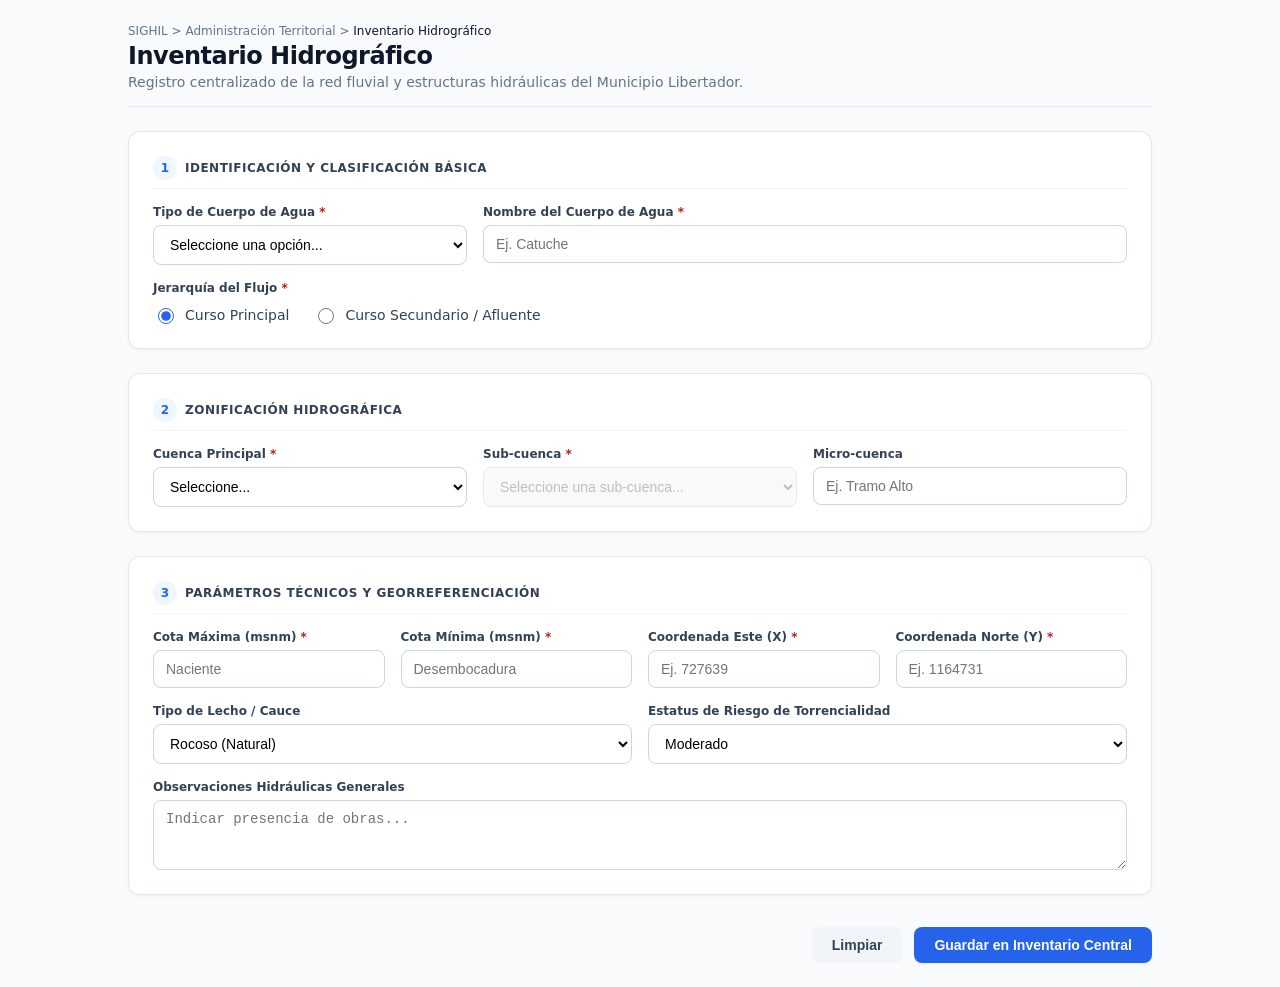
<file: inventario-hidrografico.html>
<!DOCTYPE html>
<html lang="es">
<head>
    <meta charset="UTF-8">
    <meta name="viewport" content="width=device-width, initial-scale=1.0">
    <title>SIGHIL - Inventario Hidrográfico</title>
    <style>
        :root {
            --slate-50: #f8fafc;
            --slate-100: #f1f5f9;
            --slate-200: #e2e8f0;
            --slate-300: #cbd5e1;
            --slate-500: #64748b;
            --slate-700: #334155;
            --slate-800: #1e293b;
            --slate-900: #0f172a;
            --blue-50: #eff6ff;
            --blue-500: #3b82f6;
            --blue-600: #2563eb;
            --red-50: #fef2f2;
            --red-200: #fecaca;
            --red-700: #b91c1c;
        }

        body {
            font-family: 'Segoe UI', system-ui, -apple-system, sans-serif;
            background-color: var(--slate-50);
            color: var(--slate-900);
            margin: 0;
            padding: 24px;
        }

        .container {
            max-width: 1024px;
            margin: 0 auto;
        }

        /* Encabezado */
        .header-modulo {
            border-bottom: 1px solid var(--slate-200);
            padding-bottom: 16px;
            margin-bottom: 24px;
        }
        .breadcrumb {
            font-size: 12px;
            color: var(--slate-500);
            margin-bottom: 4px;
        }
        .breadcrumb span.active {
            color: var(--slate-900);
            font-weight: 500;
        }
        .title-modulo {
            font-size: 24px;
            font-weight: 700;
            margin: 0;
            letter-spacing: -0.5px;
        }
        .subtitle-modulo {
            font-size: 14px;
            color: var(--slate-500);
            margin: 4px 0 0 0;
        }

        /* Paneles del Formulario */
        form { display: grid; gap: 24px; }
        .card-seccion {
            background: #ffffff;
            border: 1px solid var(--slate-200);
            border-radius: 12px;
            padding: 24px;
            box-shadow: 0 1px 3px rgba(0,0,0,0.05);
        }
        .card-header {
            display: flex;
            align-items: center;
            gap: 8px;
            border-bottom: 1px solid var(--slate-100);
            padding-bottom: 8px;
            margin-bottom: 16px;
        }
        .badge-numero {
            display: flex;
            align-items: center;
            justify-content: center;
            width: 24px;
            height: 24px;
            border-radius: 50%;
            background-color: var(--blue-50);
            color: var(--blue-600);
            font-size: 12px;
            font-weight: 700;
        }
        .card-title {
            font-size: 12px;
            font-weight: 600;
            text-transform: uppercase;
            letter-spacing: 0.5px;
            color: var(--slate-700);
            margin: 0;
        }

        /* Rejilla de campos */
        .grid-3 { display: grid; grid-template-columns: repeat(auto-fit, minmax(280px, 1fr)); gap: 16px; }
        .grid-4 { display: grid; grid-template-columns: repeat(auto-fit, minmax(200px, 1fr)); gap: 16px; }
        .grid-2 { display: grid; grid-template-columns: repeat(auto-fit, minmax(400px, 1fr)); gap: 16px; }

        .form-group { display: flex; flex-direction: column; gap: 6px; }
        label { font-size: 12px; font-weight: 600; color: var(--slate-700); }
        .required { color: var(--red-700); }

        input[type="text"], input[type="number"], select, textarea {
            font-size: 14px;
            padding: 10px 12px;
            border: 1px solid var(--slate-300);
            border-radius: 8px;
            outline: none;
            transition: all 0.2s;
            background-color: #ffffff;
        }
        select:disabled { opacity: 0.5; cursor: not-allowed; background-color: var(--slate-100); }
        input:focus, select:focus, textarea:focus {
            border-color: var(--blue-500);
            box-shadow: 0 0 0 3px rgba(59, 130, 246, 0.15);
        }

        /* Radio Buttons */
        .radio-group { display: flex; gap: 24px; margin-top: 4px; }
        .radio-label { display: flex; align-items: center; gap: 8px; font-size: 14px; color: var(--slate-700); cursor: pointer; font-weight: 400; }
        .radio-label input { width: 16px; height: 16px; accent-color: var(--blue-600); }

        /* Alertas */
        .alert-error {
            display: none;
            align-items: center;
            gap: 12px;
            background-color: var(--red-50);
            border: 1px solid var(--red-200);
            color: var(--red-700);
            padding: 14px;
            border-radius: 8px;
            font-size: 12px;
            font-weight: 500;
        }

        /* Botones de acción */
        .form-actions { display: flex; justify-content: flex-end; gap: 12px; margin-top: 8px; }
        .btn { padding: 10px 20px; font-size: 14px; font-weight: 600; border-radius: 8px; cursor: pointer; border: none; transition: all 0.2s; }
        .btn-secondary { background-color: var(--slate-100); color: var(--slate-700); }
        .btn-secondary:hover { background-color: var(--slate-200); }
        .btn-primary { background-color: var(--blue-600); color: #ffffff; box-shadow: 0 1px 2px rgba(0,0,0,0.05); }
        .btn-primary:hover { background-color: var(--blue-700); }
        .btn-primary:disabled { opacity: 0.5; cursor: not-allowed; }
    </style>
</head>
<body>

<div class="container">
    <div class="header-modulo">
        <nav class="breadcrumb">SIGHIL &gt; Administración Territorial &gt; <span class="active">Inventario Hidrográfico</span></nav>
        <h1 class="title-modulo">Inventario Hidrográfico</h1>
        <p class="subtitle-modulo">Registro centralizado de la red fluvial y estructuras hidráulicas del Municipio Libertador.</p>
    </div>

    <form id="form-hidro" action="procesar-inventario.php" method="POST">
        
        <div class="card-seccion">
            <div class="card-header">
                <span class="badge-numero">1</span>
                <h2 class="card-title">Identificación y Clasificación Básica</h2>
            </div>
            <div class="grid-3">
                <div class="form-group">
                    <label>Tipo de Cuerpo de Agua <span class="required">*</span></label>
                    <select name="tipo_cuerpo_agua" required>
                        <option value="" disabled selected>Seleccione una opción...</option>
                        <option value="Rio">Río</option>
                        <option value="Quebrada">Quebrada</option>
                        <option value="Torrentera">Torrentera</option>
                    </select>
                </div>
                <div class="form-group" style="grid-column: span 2;">
                    <label>Nombre del Cuerpo de Agua <span class="required">*</span></label>
                    <input type="text" name="nombre" placeholder="Ej. Catuche" required>
                </div>
            </div>
            <div class="form-group" style="margin-top: 16px;">
                <label>Jerarquía del Flujo <span class="required">*</span></label>
                <div class="radio-group">
                    <label class="radio-label"><input type="radio" name="jerarquia_flujo" value="Principal" checked> Curso Principal</label>
                    <label class="radio-label"><input type="radio" name="jerarquia_flujo" value="Secundario"> Curso Secundario / Afluente</label>
                </div>
            </div>
        </div>

        <div class="card-seccion">
            <div class="card-header">
                <span class="badge-numero">2</span>
                <h2 class="card-title">Zonificación Hidrográfica</h2>
            </div>
            <div class="grid-3">
                <div class="form-group">
                    <label>Cuenca Principal <span class="required">*</span></label>
                    <select id="cuenca_principal" name="cuenca_principal" required>
                        <option value="" disabled selected>Seleccione...</option>
                        <option value="Guaire">Guaire</option>
                        <option value="Tacagua">Tacagua</option>
                    </select>
                </div>
                <div class="form-group">
                    <label>Sub-cuenca <span class="required">*</span></label>
                    <select id="sub_cuenca" name="sub_cuenca" disabled required>
                        <option value="" disabled selected>Seleccione una sub-cuenca...</option>
                    </select>
                </div>
                <div class="form-group">
                    <label>Micro-cuenca</label>
                    <input type="text" name="micro_cuenca" placeholder="Ej. Tramo Alto">
                </div>
            </div>
        </div>

        <div class="card-seccion">
            <div class="card-header">
                <span class="badge-numero">3</span>
                <h2 class="card-title">Parámetros Técnicos y Georreferenciación</h2>
            </div>
            
            <div id="alerta-cotas" class="alert-error">
                Inconsistencia Hidráulica: La cota mínima de desembocadura no puede ser mayor o igual a la cota de nacimiento.
            </div>

            <div class="grid-4" style="margin-top: 12px;">
                <div class="form-group">
                    <label>Cota Máxima (msnm) <span class="required">*</span></label>
                    <input type="number" id="cota_maxima" name="cota_maxima" placeholder="Naciente" required>
                </div>
                <div class="form-group">
                    <label>Cota Mínima (msnm) <span class="required">*</span></label>
                    <input type="number" id="cota_minima" name="cota_minima" placeholder="Desembocadura" required>
                </div>
                <div class="form-group">
                    <label>Coordenada Este (X) <span class="required">*</span></label>
                    <input type="number" name="utm_este" placeholder="Ej. 727639" required>
                </div>
                <div class="form-group">
                    <label>Coordenada Norte (Y) <span class="required">*</span></label>
                    <input type="number" name="utm_norte" placeholder="Ej. 1164731" required>
                </div>
            </div>

            <div class="grid-2" style="margin-top: 16px;">
                <div class="form-group">
                    <label>Tipo de Lecho / Cauce</label>
                    <select name="tipo_lecho">
                        <option value="Rocoso">Rocoso (Natural)</option>
                        <option value="Sedimentario">Sedimentario / Tierra</option>
                        <option value="Canalizado">Canalizado en Concreto</option>
                        <option value="Mixto">Mixto</option>
                    </select>
                </div>
                <div class="form-group">
                    <label>Estatus de Riesgo de Torrencialidad</label>
                    <select name="nivel_riesgo">
                        <option value="Bajo">Bajo</option>
                        <option value="Moderado" selected>Moderado</option>
                        <option value="Alto">Alto (Respuesta de crecida rápida crítica)</option>
                    </select>
                </div>
            </div>

            <div class="form-group" style="margin-top: 16px;">
                <label>Observaciones Hidráulicas Generales</label>
                <textarea name="observaciones" rows="3" placeholder="Indicar presencia de obras..."></textarea>
            </div>
        </div>

        <div class="form-actions">
            <button type="reset" id="btn-limpiar" class="btn btn-secondary">Limpiar</button>
            <button type="submit" id="btn-guardar" class="btn btn-primary">Guardar en Inventario Central</button>
        </div>
    </form>
</div>

<script>
    // Banco de datos estático geográfico de Caracas
    const bancoSubCuencas = {
        Guaire: [
            'Catuche', 'Anauco', 'Mariperez', 'La florida', 'Chacaito', 'El valle', 
            'Juan teheran', 'La hacienda', 'Guaire', 'Macarao', 'Adentro', 'Saaneta', 
            'Peonia', 'Mamera', 'La pedrera', 'Las torres', 'Algodonal', 'San martin', 'Caroata'
        ],
        Tacagua: [
            'Las trincheras', 'El limon', 'El Asno', 'Tacagua arriba', 'Topo'
        ]
    };

    const selectCuenca = document.getElementById('cuenca_principal');
    const selectSubCuenca = document.getElementById('sub_cuenca');
    const cotaMax = document.getElementById('cota_maxima');
    const cotaMin = document.getElementById('cota_minima');
    const alertCotas = document.getElementById('alerta-cotas');
    const btnGuardar = document.getElementById('btn-guardar');

    // Lógica dependiente: Cuenca -> Sub-cuenca
    selectCuenca.addEventListener('change', function() {
        const cuencaSeleccionada = this.value;
        
        // Limpiar opciones previas
        selectSubCuenca.innerHTML = '<option value="" disabled selected>Seleccione una sub-cuenca...</option>';
        
        if (bancoSubCuencas[cuencaSeleccionada]) {
            bancoSubCuencas[cuencaSeleccionada].forEach(sub => {
                const option = document.createElement('option');
                option.value = sub;
                option.textContent = sub;
                selectSubCuenca.appendChild(option);
            });
            selectSubCuenca.disabled = false;
        } else {
            selectSubCuenca.disabled = true;
        }
    });

    // Validación hidráulica de Cotas
    function validarCotas() {
        const valMax = parseFloat(cotaMax.value);
        const valMin = parseFloat(cotaMin.value);

        if (!isNaN(valMax) && !isNaN(valMin)) {
            if (valMin >= valMax) {
                alertCotas.style.display = 'flex';
                btnGuardar.disabled = true;
            } else {
                alertCotas.style.display = 'none';
                btnGuardar.disabled = false;
            }
        } else {
            alertCotas.style.display = 'none';
            btnGuardar.disabled = false;
        }
    }

    cotaMax.addEventListener('input', validarCotas);
    cotaMin.addEventListener('input', validarCotas);

    // Resetear bloqueo al limpiar
    document.getElementById('btn-limpiar').addEventListener('click', () => {
        selectSubCuenca.disabled = true;
        alertCotas.style.display = 'none';
        btnGuardar.disabled = false;
    });
</script>
</body>
</html>
</file>
